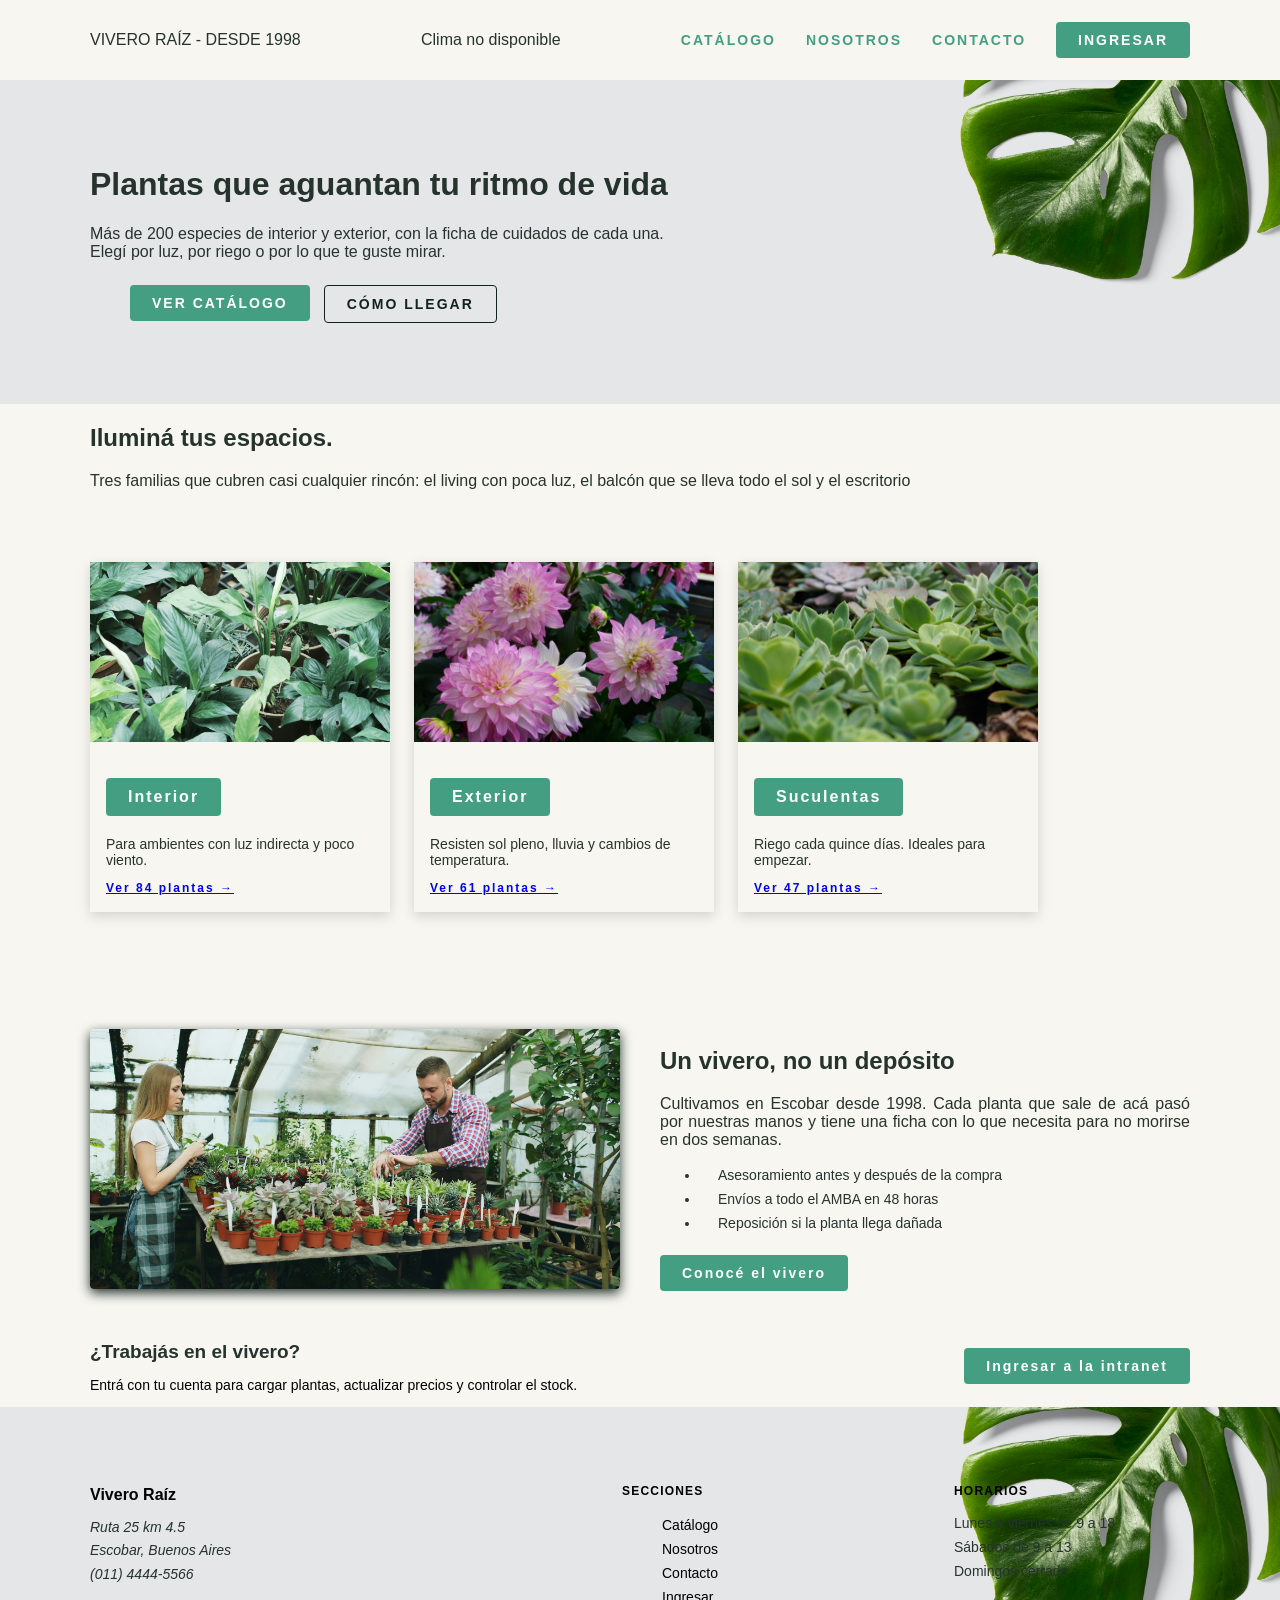
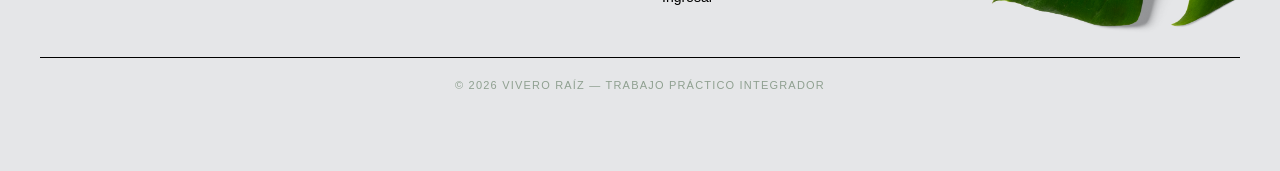
<file: index.html>
<!DOCTYPE html>

<html lang="es">
<head>
    <meta charset="utf-8">
	<meta name="viewport" content="width=device-width, initial-scale=1.0"> 
    <title>Inicio - Vivero Raíz</title>
    <link rel="stylesheet" href="./css/estilos.css">
    <script src="./js/clima.js" defer></script>
</head>
<body>
   
<header>

    <p>VIVERO RAÍZ - DESDE 1998</p>
    <p id="clima" class="clima">Cargando clima...</p>

    <nav class="menu-navegacion">  
        
            <a class="boton-comun" href="catalogo.html">CATÁLOGO</a>
            <a class="boton-comun" href="nosotros.html">NOSOTROS</a>
            <a class="boton-comun" href="contacto.html">CONTACTO</a>
            <a class="boton-ingresar" href="login.html">INGRESAR</a>
    </nav>

</header> 

<main>
<div class="principal">
<div class="contenedor">
    <h1>Plantas que aguantan tu ritmo de vida</h1>
     <p>Más de 200 especies de interior y exterior, con la ficha de cuidados de cada una. Elegí
     por luz, por riego o por lo que te guste mirar.</p>
        <ul class="botones-a">
            <li><a class="boton-b boton-b-lleno" href="catalogo.html">VER CATÁLOGO</a></li>
            <li><a class="boton-b boton-b-borde" href="contacto.html">CÓMO LLEGAR</a></li>
        </ul>
</div>
</div>

<section class="categorias">

<div class="contenedor">

<h2>Iluminá tus espacios.</h2>
<p> Tres familias que cubren casi cualquier rincón: el living con poca luz, el balcón
que se lleva todo el sol y el escritorio </p> 
<div class="categorias-grid">
  
          <article>
            <img src="img/interior.jpg" alt="Planta de interior en maceta de terracota">
            <div class="info">
              <h3 class="boton-b boton-b-lleno"> Interior</h3>
              <p>Para ambientes con luz indirecta y poco viento.</p>
              <a href="catalogo.html?categoria=interior" class="ver-mas">Ver 84 plantas →</a>
            </div>
          </article>

          <article>
            <img src="img/ext.jpg" alt="Planta de exterior en maceta gris">
            <div class="info">
              <h3 class="boton-b boton-b-lleno">Exterior</h3>
              <p>Resisten sol pleno, lluvia y cambios de temperatura.</p>
              <a href="catalogo.html?categoria=exterior" class="ver-mas">Ver 61 plantas →</a>
            </div>
          </article>

          <article>
            <img src="img/sucu.jpg" alt="Suculenta redonda en maceta gris">
            <div class="info">
              <h3 class="boton-b boton-b-lleno">Suculentas</h3>
              <p>Riego cada quince días. Ideales para empezar.</p>
              <a href="catalogo.html?categoria=suculentas" class="ver-mas">Ver 47 plantas →</a>
            </div>
          </article>
        </div>
      </div>
    </section>

    <section class="nosotros" id="nosotros">
      <div class="contenedor">
        <div class="contenido">
          <img src="img/somos.jpg" alt="Vista general del vivero">
          <div>
            <h2>Un vivero, no un depósito</h2>
            <p class="texto-justificado">Cultivamos en Escobar desde 1998. Cada planta que sale de acá pasó por nuestras manos y tiene una ficha con lo que necesita para no morirse en dos semanas.</p>
            <ul>
              <li>Asesoramiento antes y después de la compra</li>
              <li>Envíos a todo el AMBA en 48 horas</li>
              <li>Reposición si la planta llega dañada</li>
            </ul>
            <a href="contacto.html" class=boton-ingresar>Conocé el vivero</a>
          </div>
        </div>
      </div>
    </section>

    <section class="cta-intranet">
      <div class="contenedor">
        <div>
          <h2>¿Trabajás en el vivero?</h2>
          <p>Entrá con tu cuenta para cargar plantas, actualizar precios y controlar el stock.</p>
        </div>
        <a class="boton-b boton-b-lleno" href="login.html">Ingresar a la intranet</a>
      </div>
    </section>

  </main>

  <footer>
    <div class="contenedor">
      <div>
        <h2>Vivero Raíz</h2>
        <address>
          Ruta 25 km 4.5<br>
          Escobar, Buenos Aires<br>
          (011) 4444-5566
        </address>
      </div>
      <div>
        <h3>Secciones</h3>
        <ul>
          <li><a href="catalogo.html">Catálogo</a></li>
          <li><a href="index.html#nosotros">Nosotros</a></li>
          <li><a href="contacto.html">Contacto</a></li>
          <li><a href="login.html">Ingresar</a></li>
        </ul>
      </div>
      <div>
        <h3>Horarios</h3>
        <p>Lunes a viernes de 9 a 18<br>
        Sábados de 9 a 13<br>
        Domingos cerrado</p>
      </div>
    </div>
    <p class="copyright">© 2026 Vivero Raíz — Trabajo Práctico Integrador</p>
  </footer>


</body>
</html>
</file>
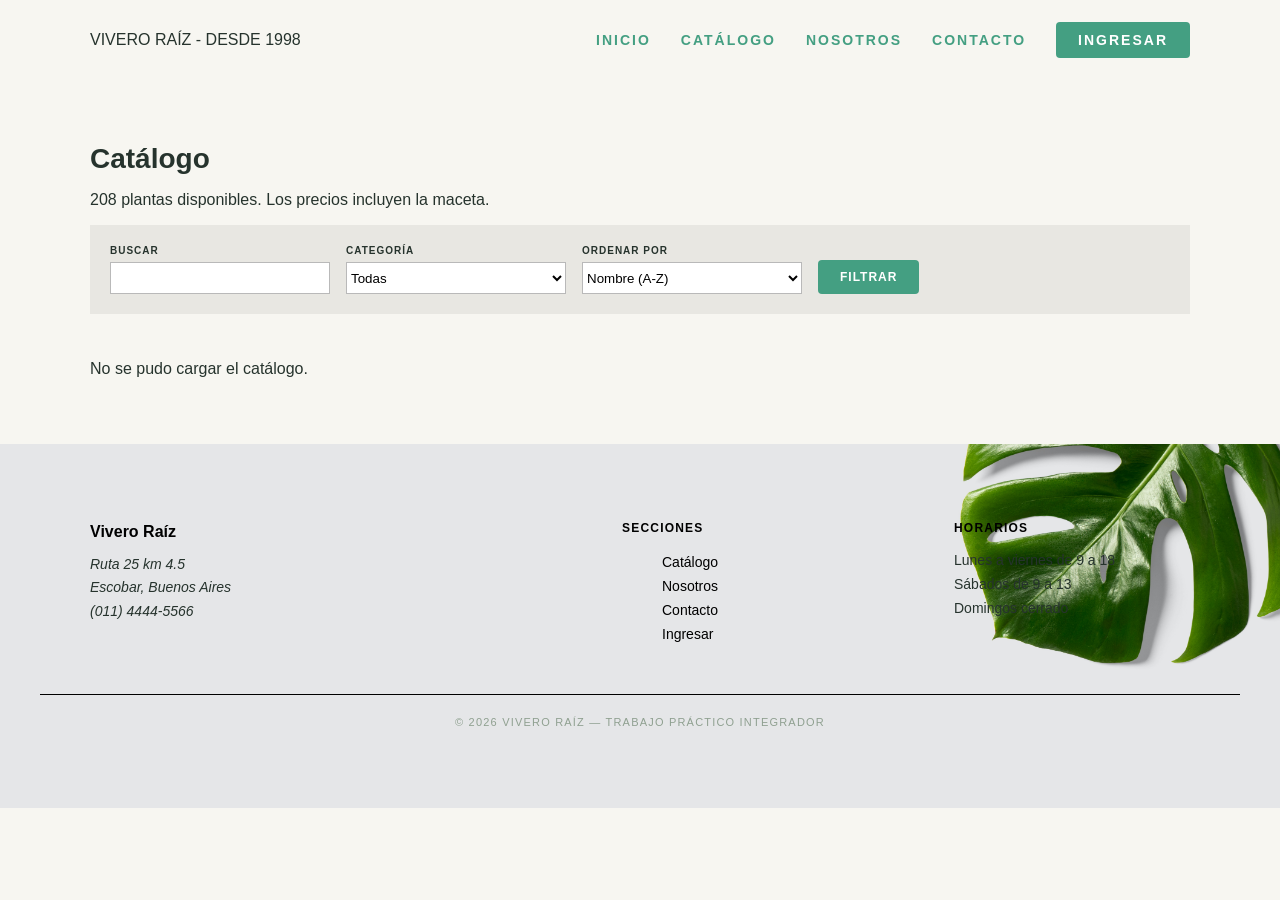
<file: catalogo.html>
<!DOCTYPE html>

<html lang="es">
<head>
    <meta charset="utf-8">
	<meta name="viewport" content="width=device-width, initial-scale=1.0"> 
    <title>Catálogo - Vivero Raíz</title>
    <link rel="stylesheet" href="./css/estilos.css">
</head>
  
<body>

<header>

    <p>VIVERO RAÍZ - DESDE 1998</p>

    <nav class="menu-navegacion">  
      <span id="saludo-usuario"></span>
      <a href="#" id="cerrar-sesion" class="boton-ingresar">
    CERRAR SESIÓN
      </a>

            <a class="boton-comun" href="index.html">INICIO</a>
            <a class="boton-comun" href="catalogo.html">CATÁLOGO</a>
            <a class="boton-comun" href="nosotros.html">NOSOTROS</a>
            <a class="boton-comun" href="contacto.html">CONTACTO</a>
            <a class="boton-ingresar" href="login.html">INGRESAR</a>
    </nav>
</header> 

<main> 

<section class="catalogo">

<div class="contenedor">

<h1>Catálogo</h1>
<p> 208 plantas disponibles. Los precios incluyen la maceta.</p> 

<div class="filtros">
    <div>
        <label for="buscar">BUSCAR</label>
        <input type="text" id="buscar" placeholder="">
    </div>

<div>
  <label for="categoria">CATEGORÍA</label>
  <select id="categoria">
  <option>Todas</option>
  <option>Interior</option>
  <option>Exterior</option>
  <option>Suculentas</option>
  <option>Aromáticas</option>
  </select>
</div>

<div>
 <label for="ordenar">ORDENAR POR</label>
 <select id="ordenar">
 <option>Nombre (A-Z)</option>
 <option>Nombre (Z-A)</option>
 <option>Precio menor</option>
 <option>Precio mayor</option>
 </select>
</div>

<div class="contenedor-boton-filtro">
<button type="button">FILTRAR</button>
</div>
 </div>

<div class="productos-grid" id="productos-grid">
    
</div>

      </div>
    </section>
    

  </main>

  <footer>
    <div class="contenedor">
      <div>
        <h2>Vivero Raíz</h2>
        <address>
          Ruta 25 km 4.5<br>
          Escobar, Buenos Aires<br>
          (011) 4444-5566
        </address>
      </div>
      <div>
        <h3>Secciones</h3>
        <ul>
          <li><a href="catalogo.html">Catálogo</a></li>
          <li><a href="nosotros.html">Nosotros</a></li>
          <li><a href="contacto.html">Contacto</a></li>
          <li><a href="login.html">Ingresar</a></li>
        </ul>
      </div>
      <div>
        <h3>Horarios</h3>
        <p>Lunes a viernes de 9 a 18<br>
        Sábados de 9 a 13<br>
        Domingos cerrado</p>
      </div>
    </div>
    <p class="copyright">© 2026 Vivero Raíz — Trabajo Práctico Integrador</p>
  </footer>
  <script src="./js/datos.js"></script>
  <script src="./js/catalogo.js"></script>
  <script src="./js/sesion.js"></script>
</body>
</html>
</file>
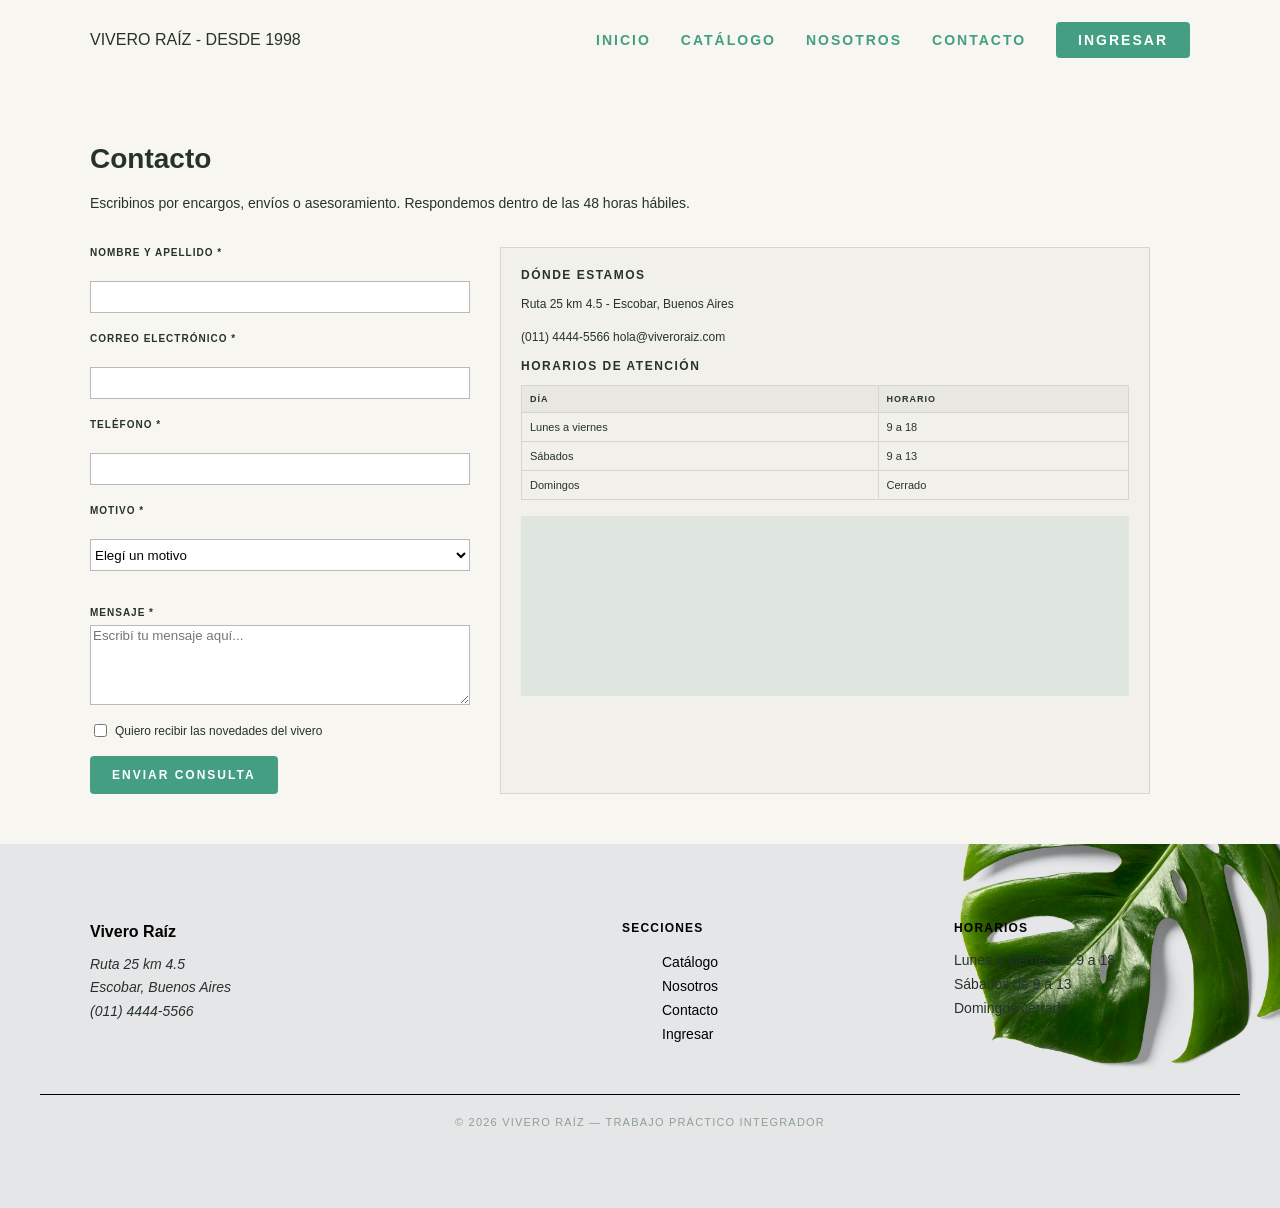
<file: contacto.html>
<!DOCTYPE html>

<html lang="es">
<head>
    <meta charset="utf-8">
	<meta name="viewport" content="width=device-width, initial-scale=1.0"> 
    <title>Contacto - Vivero Raíz</title>
    <link rel="stylesheet" href="./css/estilos.css">
</head>

<script src="./js/datos.js"></script>
<script src="./js/catalogo.js"></script>

<body>
   
<header>

    <p>VIVERO RAÍZ - DESDE 1998</p>

    <nav class="menu-navegacion">  
            <a class="boton-comun" href="index.html">INICIO</a>
            <a class="boton-comun" href="catalogo.html">CATÁLOGO</a>
            <a class="boton-comun" href="nosotros.html">NOSOTROS</a>
            <a class="boton-comun" href="contacto.html">CONTACTO</a>
            <a class="boton-ingresar" href="login.html">INGRESAR</a>
    </nav>

</header> 

<main>

<section class="contacto">
<div class="contenedor">
<h1>Contacto</h1>
<p class="descripcion-contacto"> 
  Escribinos por encargos, envíos o asesoramiento. Respondemos dentro de las 48 horas hábiles.
</p>       

<div class="contacto-grid">

<form>
 
   <div class="formulario-grid">
        <label for="nombre">NOMBRE Y APELLIDO *</label>
        <input type="text" id="nombre" name="nombre" placeholder="">
    </div>

    <div class="formulario-grid">
        <label for="correo">CORREO ELECTRÓNICO *</label>
        <input type="email" id="correo" name="correo" placeholder="">
    </div>

    <div class="formulario-grid">
        <label for="telefono">TELÉFONO *</label>
        <input type="tel" id="telefono" name="telefono" placeholder="">
    </div>

   
 <div class="formulario-grid">
        <label for="motivo">MOTIVO *</label>
        <select id="motivo" name="motivo">
                <option>Elegí un motivo</option>
                <option>Consulta</option>
                <option>Presupuesto</option>
                <option>Otros</option>
        </select>
    </div>

     <div class="campo-mensaje">
        <label for="mensaje">MENSAJE *</label>
        <textarea name="mensaje" id="mensaje" cols="30" rows="10" maxlength="100" placeholder="Escribí tu mensaje aquí..."></textarea>   
      </div>
    
    <div class="check-novedades">
        <input type="checkbox" id="novedades" name="novedades" value="si">
        <label for="novedades">Quiero recibir las novedades del vivero</label>
    </div>
    
<button type="submit" class="boton-enviar">ENVIAR CONSULTA</button>

</form>
 
<aside class="informacion-contacto">
<h2>DÓNDE ESTAMOS</h2>
<p>Ruta 25 km 4.5 - Escobar, Buenos Aires</p>
<p>(011) 4444-5566 hola@viveroraiz.com</p>

<h2>HORARIOS DE ATENCIÓN</h2>

<table>
  <thead>
    <tr>
      <th>DÍA</th>
      <th>HORARIO</th>
    </tr>
  </thead>

  <tbody>
    <tr>
      <td>Lunes a viernes</td>
      <td>9 a 18</td>
    </tr>

    <tr>
      <td>Sábados</td>
      <td>9 a 13</td>
    </tr>

    <tr>
      <td>Domingos</td>
      <td>Cerrado</td>
    </tr>

</tbody>

</table>

  <div class="mapa">
    <iframe src="https://www.google.com/maps/embed?pb=!1m18!1m12!1m3!1d3293.6320022315513!2d-58.80348362446947!3d-34.359842673042685!2m3!1f0!2f0!3f0!3m2!1i1024!2i768!4f13.1!3m3!1m2!1s0x95bb5d85f80f2727%3A0x240f9a5a292e1f4d!2sRuta%2025%2C%20Provincia%20de%20Buenos%20Aires!5e0!3m2!1ses-419!2sar!4v1791157127795!5m2!1ses-419!2sar" 
    width="1500" height="145" allowfullscreen="" loading="lazy" referrerpolicy="strict-origin-when-cross-origin"></iframe>

  </div>

</aside>
 
</div>

  </div>

 </section>

  </main>

  <footer>
    <div class="contenedor">
      <div>
        <h2>Vivero Raíz</h2>
        <address>
          Ruta 25 km 4.5<br>
          Escobar, Buenos Aires<br>
          (011) 4444-5566
        </address>
      </div>
      <div>
        <h3>Secciones</h3>
        <ul>
          <li><a href="catalogo.html">Catálogo</a></li>
          <li><a href="index.html#nosotros">Nosotros</a></li>
          <li><a href="contacto.html">Contacto</a></li>
          <li><a href="login.html">Ingresar</a></li>
        </ul>
      </div>
      <div>
        <h3>Horarios</h3>
        <p>Lunes a viernes de 9 a 18<br>
        Sábados de 9 a 13<br>
        Domingos cerrado</p>
      </div>
    </div>
    <p class="copyright">© 2026 Vivero Raíz — Trabajo Práctico Integrador</p>
  </footer>


</body>
</html>
</file>
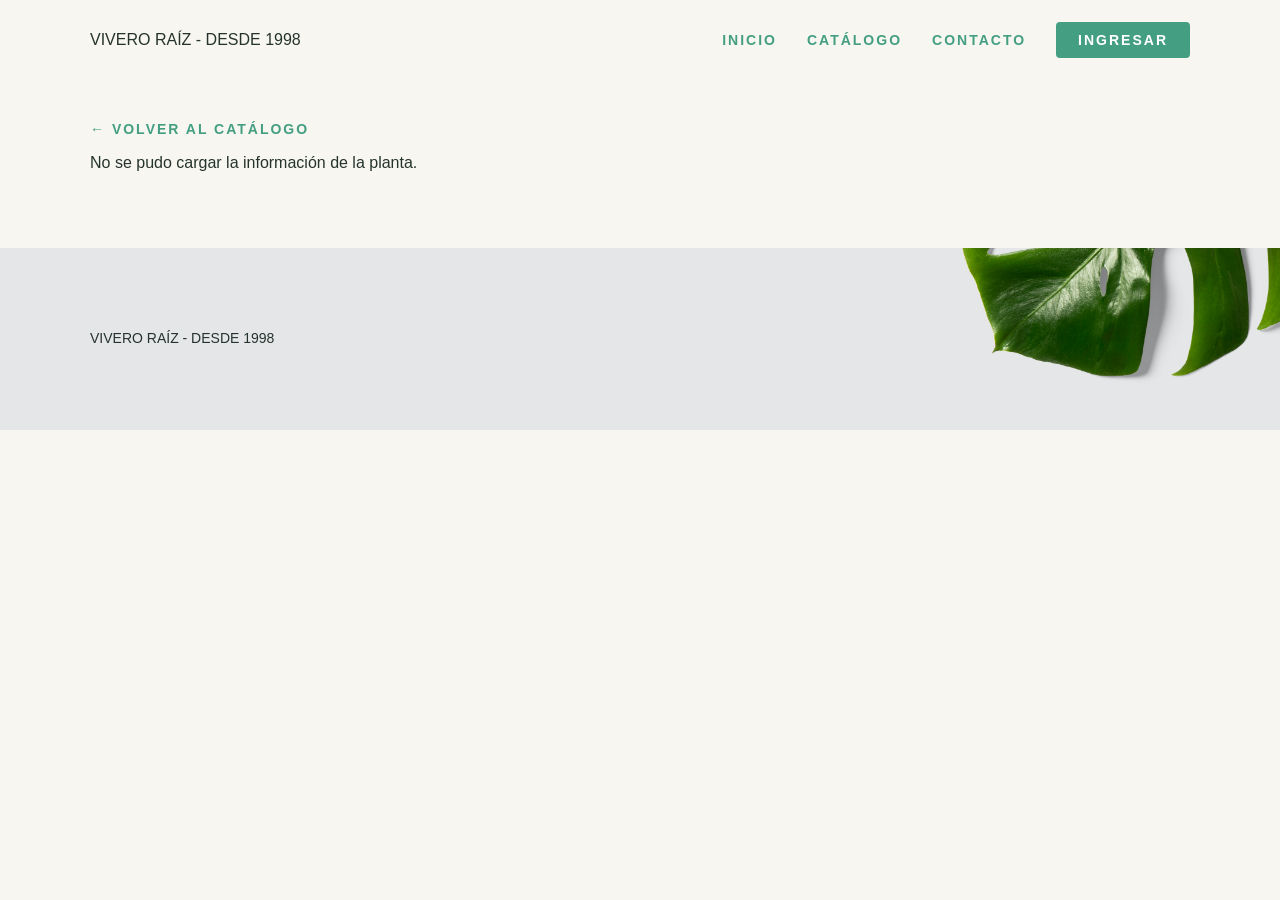
<file: ficha.html>
<!DOCTYPE html>
<html lang="es">

<head>
    <meta charset="utf-8">
    <meta name="viewport" content="width=device-width, initial-scale=1.0">
    <title>Ficha de planta - Vivero Raíz</title>
    <link rel="stylesheet" href="./css/estilos.css">
</head>

<body>

<header>
    <p>VIVERO RAÍZ - DESDE 1998</p>

    <nav class="menu-navegacion">
        <a href="index.html" class="boton-comun">INICIO</a>
        <a href="catalogo.html" class="boton-comun">CATÁLOGO</a>
        <a href="contacto.html" class="boton-comun">CONTACTO</a>
        <a href="login.html" class="boton-ingresar">INGRESAR</a>
    </nav>
</header>

<main class="contenedor ficha-planta">

    <a href="catalogo.html" class="boton-comun">
        ← VOLVER AL CATÁLOGO
    </a>

    <div id="detalle-planta">
        <p>Cargando información...</p>
    </div>

</main>

<footer>
    <div class="contenedor">
        <p>VIVERO RAÍZ - DESDE 1998</p>
    </div>
</footer>

<script src="./js/datos.js"></script>
<script src="./js/ficha.js"></script>

</body>
</html>
</file>
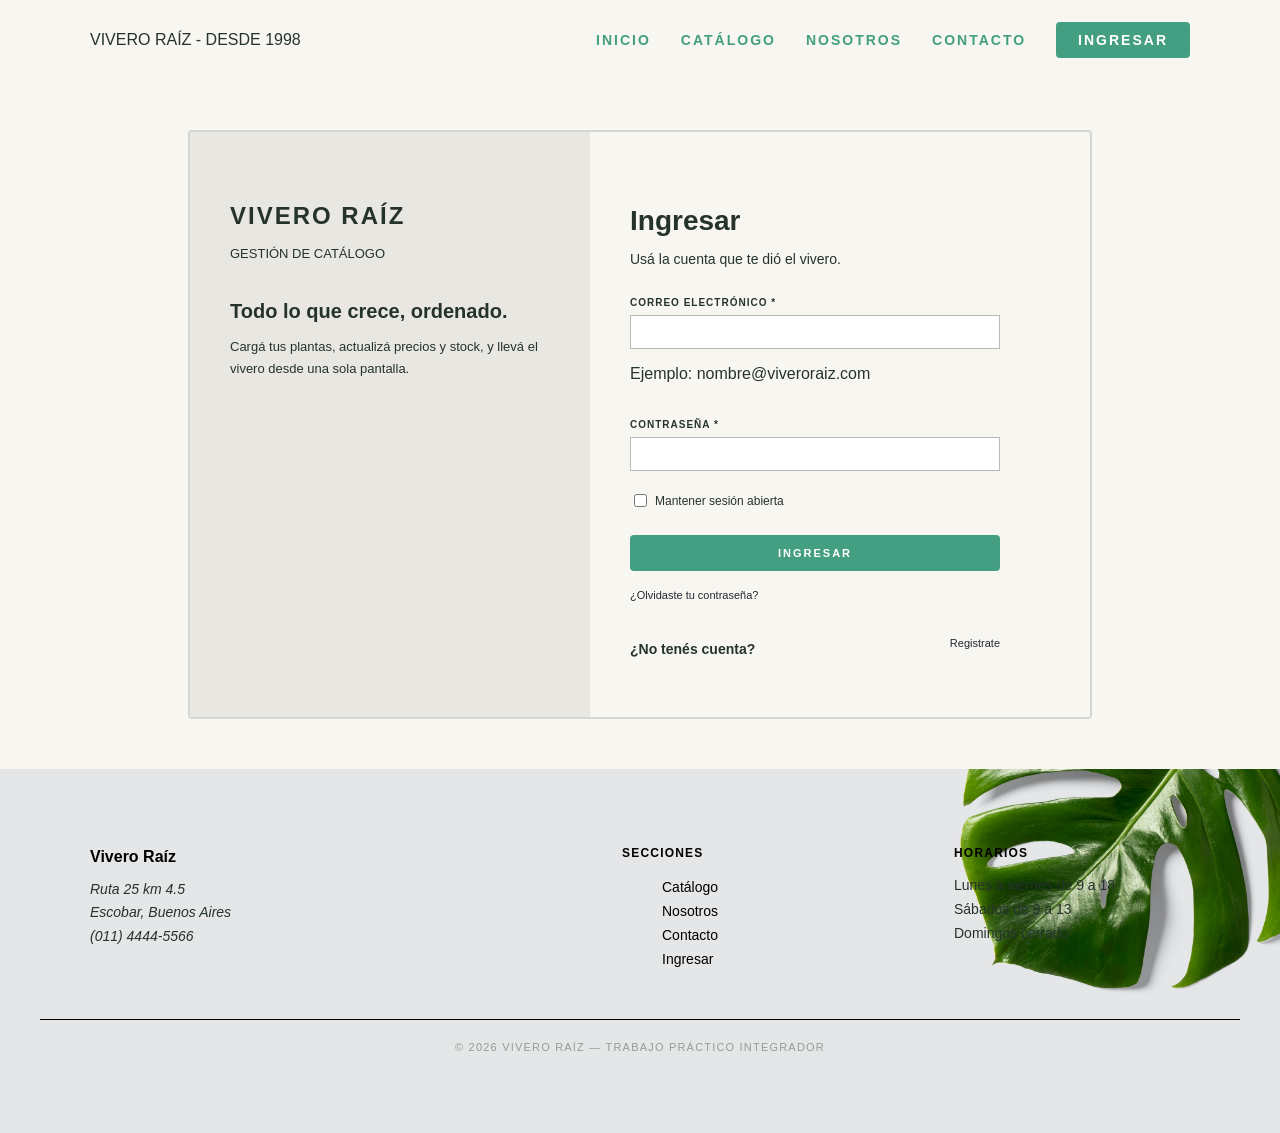
<file: login.html>
<!DOCTYPE html>

<html lang="es">
<head>
    <meta charset="utf-8">
	<meta name="viewport" content="width=device-width, initial-scale=1.0"> 
    <title>Loguin - Vivero Raíz</title>
    <link rel="stylesheet" href="./css/estilos.css">
</head>
<body>
   
<header>

    <p>VIVERO RAÍZ - DESDE 1998</p>

    <nav class="menu-navegacion">  
        <a class="boton-comun" href="index.html">INICIO</a>
        <a class="boton-comun" href="catalogo.html">CATÁLOGO</a>
        <a class="boton-comun" href="nosotros.html">NOSOTROS</a>
        <a class="boton-comun" href="contacto.html">CONTACTO</a>
        <a class="boton-ingresar" href="login.html">INGRESAR</a>
    </nav>

</header> 

<main>

<section class="login" >

    
<div class="login-presentacion">

  <h1>VIVERO RAÍZ</h1>
  <p>GESTIÓN DE CATÁLOGO</p>  

  <h2>Todo lo que crece, ordenado.</h2>
  <p class="descripcion-presentacion">Cargá tus plantas, actualizá precios y stock, y llevá el vivero desde una sola pantalla.</p>

</div>


<div class="login-formulario">
<h1>Ingresar</h1>

<p class="descripcion-login"> 
  Usá la cuenta que te dió el vivero.
</p>       

<form id="form-login">
 
    <div class="campo-login">
        <label for="correo">CORREO ELECTRÓNICO *</label>
        <input type="email"id="correo" name="correo">
        <p>Ejemplo: nombre@viveroraiz.com</p>
    </div>

    <div class="campo-login">
        <label for="contrasena">CONTRASEÑA *</label>
        <input type="password" id="contrasena" name="contrasena">
    </div>
    
    <div class="check-novedades">
        <input type="checkbox" id="sesion" name="sesion" value="si">
        <label for="sesion">Mantener sesión abierta</label>
    </div>
    
<button type="submit" class="boton-login">INGRESAR</button>

<p id="mensaje-error"></p>
<a href="#" class="reset-pass">¿Olvidaste tu contraseña?</a>

<div class="contenedor-flex">
<h2>¿No tenés cuenta?</h2>
<a href="registro.html" class="reset-pass">Registrate</a>
</div>

</form>
 
</div>


 </section>

  </main>

<footer>
  <div class="contenedor">
    <div>
      <h2>Vivero Raíz</h2>
      <address>Ruta 25 km 4.5<br>Escobar, Buenos Aires<br>(011) 4444-5566</address>
    </div>
    <div>
      <h3>Secciones</h3>
      <ul>
        <li><a href="catalogo.html">Catálogo</a></li>
        <li><a href="nosotros.html">Nosotros</a></li>
        <li><a href="contacto.html">Contacto</a></li>
        <li><a href="login.html">Ingresar</a></li>
      </ul>
    </div>
    <div>
      <h3>Horarios</h3>
      <p>Lunes a viernes de 9 a 18<br>Sábados de 9 a 13<br>Domingos cerrado</p>
    </div>
  </div>
  <p class="copyright">© 2026 Vivero Raíz — Trabajo Práctico Integrador</p>
</footer>
<script src="./js/login.js"></script>
</body>
</html>
</file>
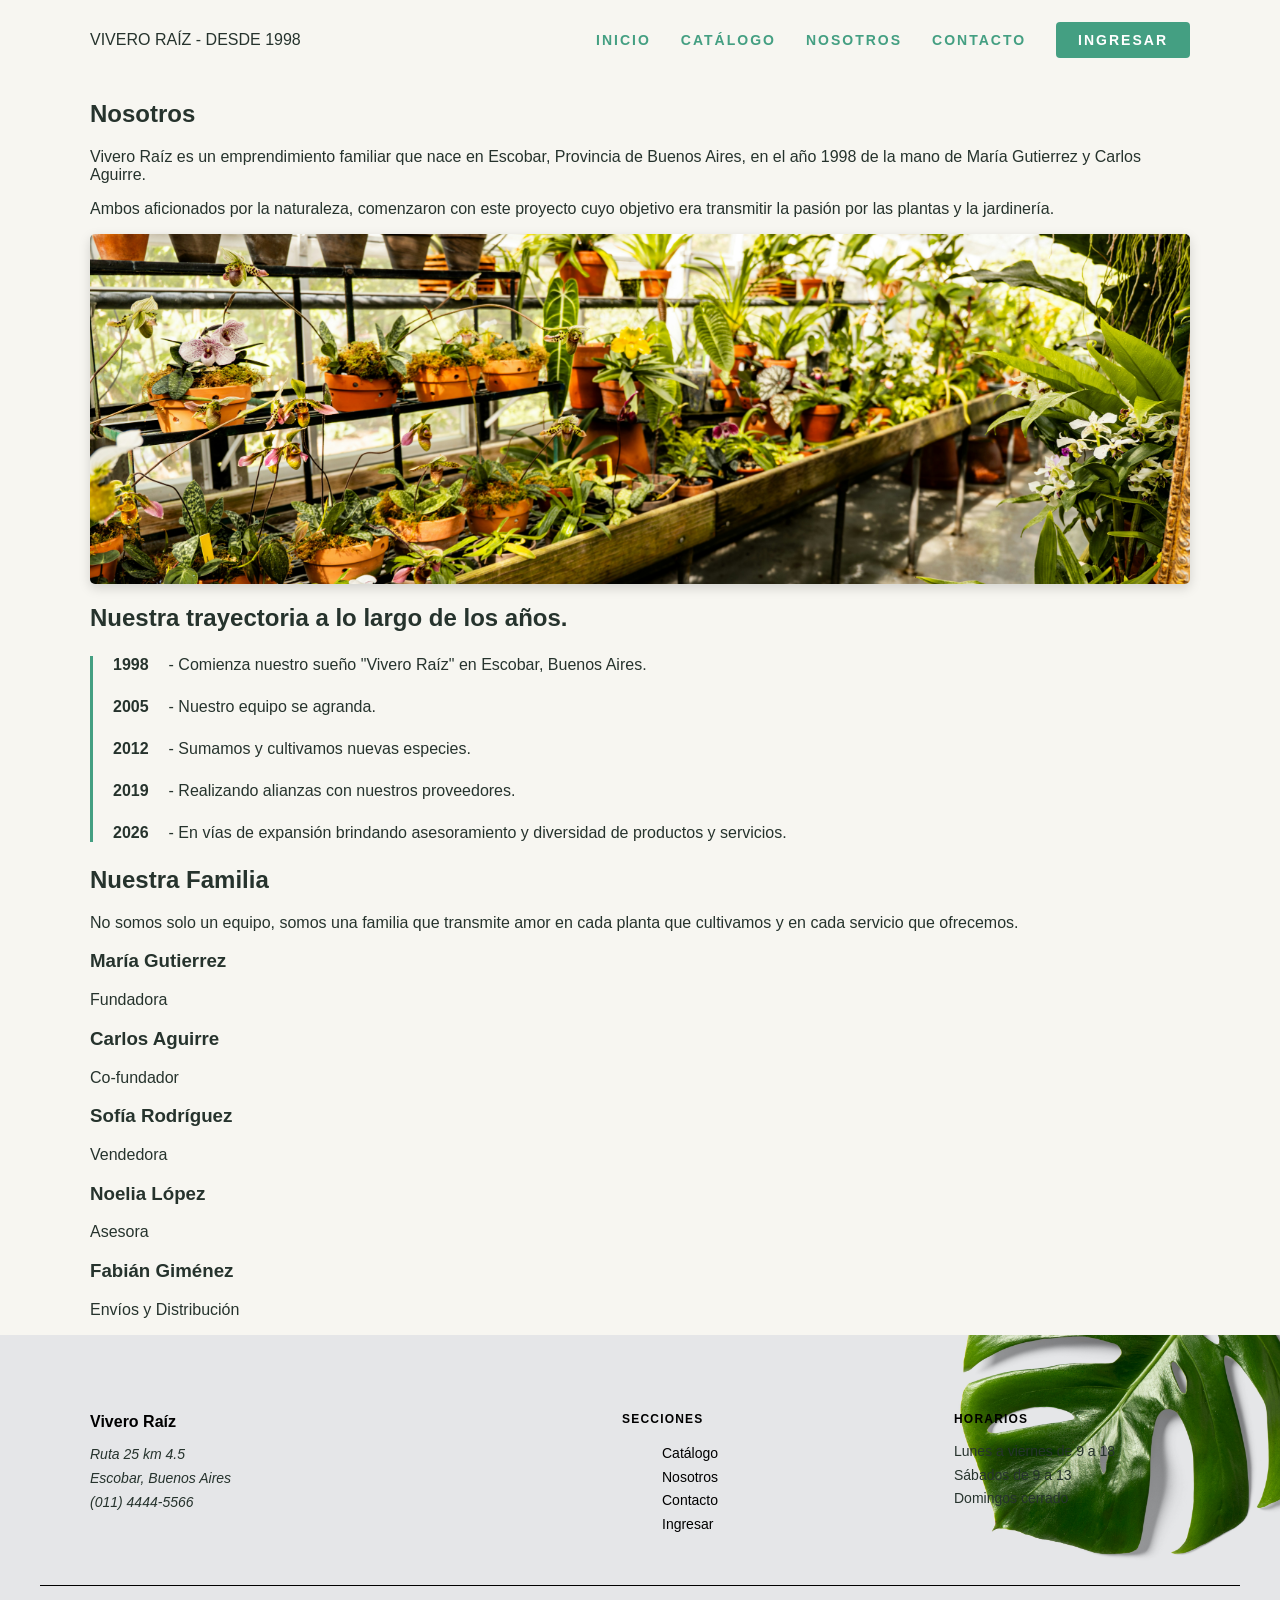
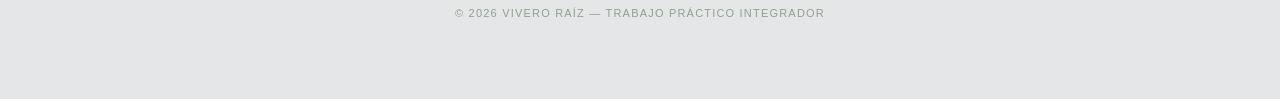
<file: nosotros.html>
<!DOCTYPE html>
<html lang="es">
<head>
    <meta charset="utf-8">
    <meta name="viewport" content="width=device-width, initial-scale=1.0">
    <title>Nosotros - Vivero Raíz</title>
    <link rel="stylesheet" href="./css/estilos.css">
</head>
<body>
<header>
    <p>VIVERO RAÍZ - DESDE 1998</p>
    <nav class="menu-navegacion">
        <a class="boton-comun" href="index.html">INICIO</a>
        <a class="boton-comun" href="catalogo.html">CATÁLOGO</a>
        <a class="boton-comun" href="nosotros.html">NOSOTROS</a>
        <a class="boton-comun" href="contacto.html">CONTACTO</a>
        <a class="boton-ingresar" href="login.html">INGRESAR</a>
    </nav>
</header>
<main>
<section class="nosotros">
  <div class="contenedor">
    <h1>Nosotros</h1>
    <p>Vivero Raíz es un emprendimiento familiar que nace en Escobar, Provincia de Buenos Aires, en el año 1998 de la mano de María Gutierrez y Carlos Aguirre.</p>
    <p>Ambos aficionados por la naturaleza, comenzaron con este proyecto cuyo objetivo era transmitir la pasión por las plantas y la jardinería.</p>
    <img src="img/nosotros.jpg" alt="Vista general del vivero con filas de plantas">
  </div>
</section>
<section class="trayectoria">
  <div class="contenedor">
    <h2>Nuestra trayectoria a lo largo de los años.</h2>
    <ol>
      <li><strong>1998</strong> - Comienza nuestro sueño "Vivero Raíz" en Escobar, Buenos Aires.</li>
      <li><strong>2005</strong> - Nuestro equipo se agranda.</li>
      <li><strong>2012</strong> - Sumamos y cultivamos nuevas especies.</li>
      <li><strong>2019</strong> - Realizando alianzas con nuestros proveedores.</li>
      <li><strong>2026</strong> - En vías de expansión brindando asesoramiento y diversidad de productos y servicios.</li>
    </ol>
  </div>
</section>
<section class="familia">
  <div class="contenedor">
    <h2>Nuestra Familia</h2>
    <p>No somos solo un equipo, somos una familia que transmite amor en cada planta que cultivamos y en cada servicio que ofrecemos.</p>
    <div class="familia-grid">
      <article class="staff"><h3>María Gutierrez</h3><p >Fundadora</p></article>
      <article class="staff"><h3>Carlos Aguirre</h3><p>Co-fundador</p></article>
      <article class="staff"><h3>Sofía Rodríguez</h3><p >Vendedora</p></article>
      <article class="staff"><h3>Noelia López</h3><p >Asesora</p></article>
      <article class="staff"><h3>Fabián Giménez</h3><p>Envíos y Distribución</p></article>
    </div>
  </div>
</section>
</main>
<footer>
  <div class="contenedor">
    <div><h2>Vivero Raíz</h2><address>Ruta 25 km 4.5<br>Escobar, Buenos Aires<br>(011) 4444-5566</address></div>
    <div><h3>Secciones</h3><ul><li><a href="catalogo.html">Catálogo</a></li><li><a href="nosotros.html">Nosotros</a></li><li><a href="contacto.html">Contacto</a></li><li><a href="login.html">Ingresar</a></li></ul></div>
    <div><h3>Horarios</h3><p>Lunes a viernes de 9 a 18<br>Sábados de 9 a 13<br>Domingos cerrado</p></div>
  </div>
  <p class="copyright">© 2026 Vivero Raíz — Trabajo Práctico Integrador</p>
</footer>
</body>
</html>
</file>
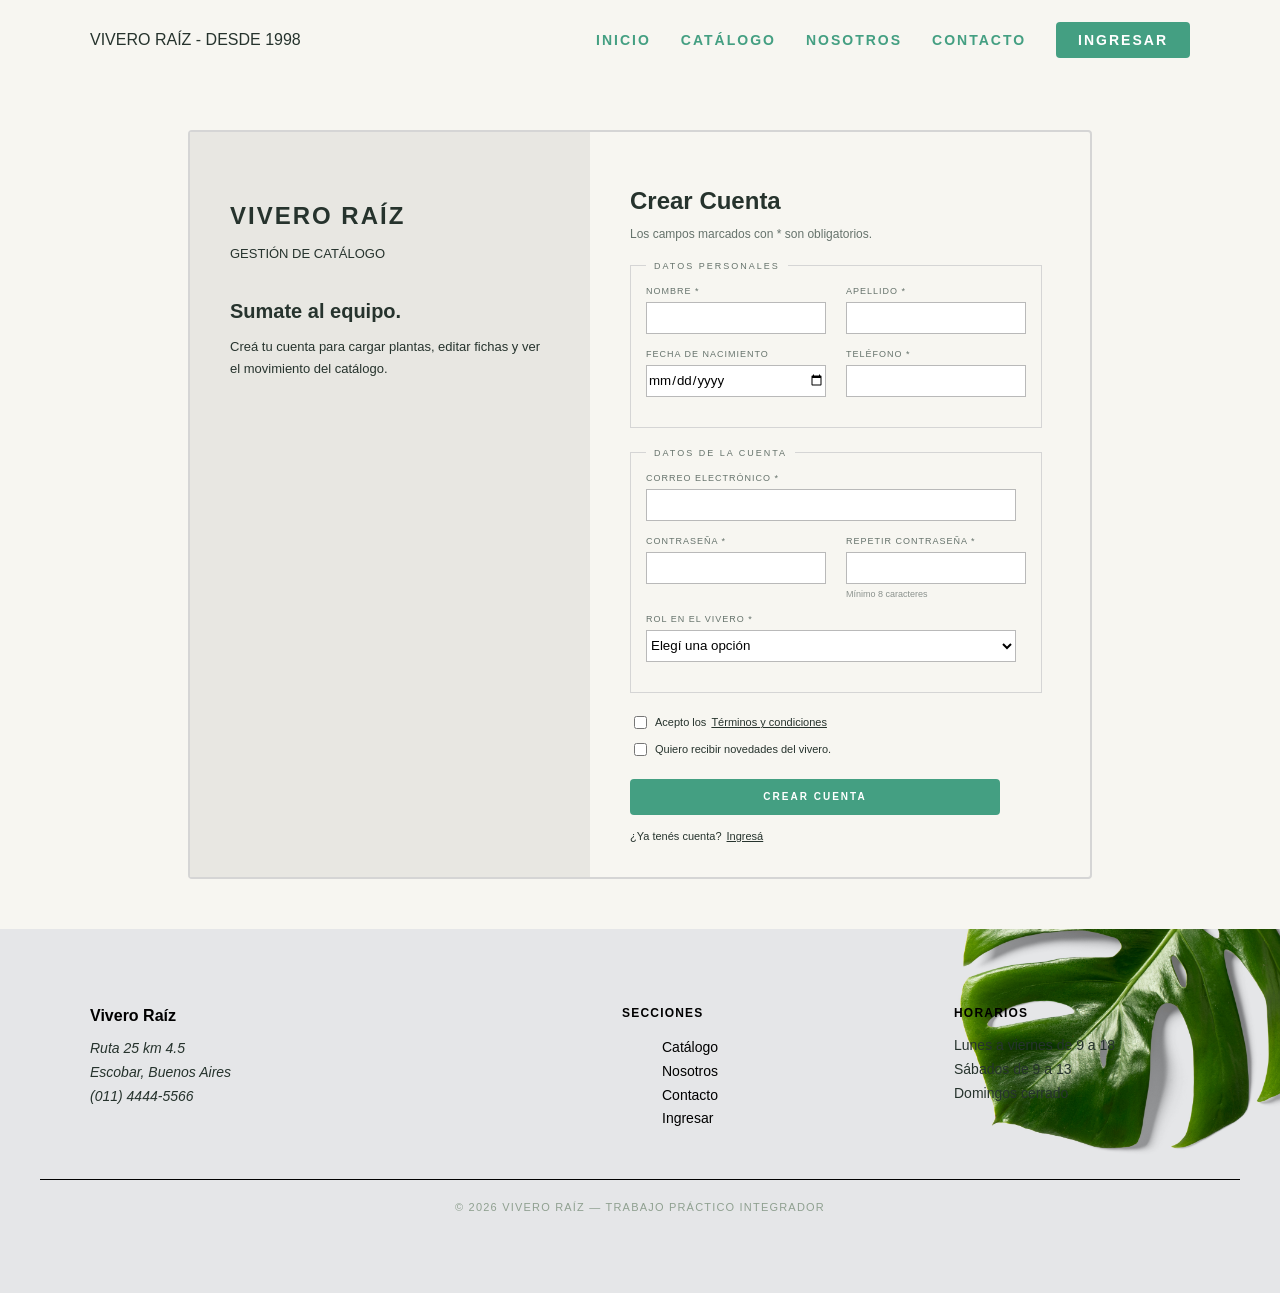
<file: registro.html>
<!DOCTYPE html>

<html lang="es">
<head>
    <meta charset="utf-8">
	<meta name="viewport" content="width=device-width, initial-scale=1.0"> 
    <title>Registro - Vivero Raíz</title>
    <link rel="stylesheet" href="./css/estilos.css">
</head>
<body>
   
<header>

    <p>VIVERO RAÍZ - DESDE 1998</p>

    <nav class="menu-navegacion">
        <a class="boton-comun" href="index.html">INICIO</a> 
        <a class="boton-comun" href="catalogo.html">CATÁLOGO</a>
        <a class="boton-comun" href="nosotros.html">NOSOTROS</a>
        <a class="boton-comun" href="contacto.html">CONTACTO</a>
        <a class="boton-ingresar" href="login.html">INGRESAR</a>
    </nav>

</header> 

<main>

<section class="login" >
 
<div class="login-presentacion">

  <h1>VIVERO RAÍZ</h1>
  <p>GESTIÓN DE CATÁLOGO</p>  

  <h2>Sumate al equipo.</h2>
  <p class="descripcion-presentacion">Creá tu cuenta para cargar plantas, editar fichas y ver el movimiento del catálogo.</p>

</div>

<div class="registro-formulario">
<h1>Crear Cuenta</h1>

<p class="descripcion-login"> 
  Los campos marcados con * son obligatorios.
</p>       

<form>

<fieldset>

  <legend>DATOS PERSONALES</legend>

<div class="fila-registro">
    <div class="campo-registro">
        <label for="nombre">NOMBRE *</label>
        <input type="text" id="nombre" name="nombre" placeholder="">
    </div>

    <div class="campo-registro">
        <label for="apellido">APELLIDO *</label>
        <input type="text" id="apellido" name="apellido" placeholder="">
    </div>
</div>

<div class="fila-registro">
    <div class="campo-registro">
        <label for="fecha">FECHA DE NACIMIENTO</label>
        <input type="date" id="fecha" name="fecha" placeholder="">
    </div>

    <div class="campo-registro">
        <label for="telefono">TELÉFONO *</label>
        <input type="tel" id="telefono" name="telefono" placeholder="">
    </div>
</div>

</fieldset>

<fieldset>

    <legend>DATOS DE LA CUENTA</legend>
    <div class="campo-registro campo-ancho">
        <label for="correo">CORREO ELECTRÓNICO *</label>
        <input type="email"id="correo" name="correo" placeholder="">
    </div>

    <div class="fila-registro">
    <div class="campo-registro">
        <label for="contrasena">CONTRASEÑA *</label>
        <input type="password" id="contrasena" name="contrasena">
    </div>

     <div class="campo-registro">
        <label for="repetir-contrasena">REPETIR CONTRASEÑA *</label>
        <input type="password" id="repetir-contrasena" name="repetir_contrasena">
        <p class="ayuda-registro">Mínimo 8 caracteres</p>
    </div>

    </div>

    <div class="campo-registro campo-ancho">
        <label for="rol">ROL EN EL VIVERO *</label>
        <select id="rol" name="rol">
                <option>Elegí una opción</option>
                <option>Staff</option>
                <option>Supervisor</option>
                <option>Otros</option>
        </select>
    </div>

    </fieldset>

<div class="opciones-registro">
 <div class="check-registro">
    <input type="checkbox" id="terminos" name="terminos" value="si">
    <label for="terminos">Acepto los</label>
    <a href="#" class="enlace-registro">Términos y condiciones</a>          
</div>  

<div class="check-registro">
    <input type="checkbox" id="novedades" name="novedades" value="si">
    <label for="novedades">Quiero recibir novedades del vivero.</label>
</div>
</div>

<button type="submit" class="boton-registro">CREAR CUENTA</button>

<div class="ingreso-registro">
<p>¿Ya tenés cuenta?</p>
<a href="login.html" class="enlace-registro">Ingresá</a>
</div>

</form>
 
</div>

 </section>

  </main>

<footer>
  <div class="contenedor">
    <div><h2>Vivero Raíz</h2><address>Ruta 25 km 4.5<br>Escobar, Buenos Aires<br>(011) 4444-5566</address></div>
    <div><h3>Secciones</h3><ul><li><a href="catalogo.html">Catálogo</a></li><li><a href="nosotros.html">Nosotros</a></li><li><a href="contacto.html">Contacto</a></li><li><a href="login.html">Ingresar</a></li></ul></div>
    <div><h3>Horarios</h3><p>Lunes a viernes de 9 a 18<br>Sábados de 9 a 13<br>Domingos cerrado</p></div>
  </div>
  <p class="copyright">© 2026 Vivero Raíz — Trabajo Práctico Integrador</p>
</footer>

</body>
</html>
</file>
<file: css/estilos.css>
/* INDEX */
body {
    margin: 0;
    background-color: #F7F6F1;
    color: #26332D;
    font-family: Arial, sans-serif;
}

.contenedor {
    max-width: 1100px;
    margin: 0 auto;
}

header {
    max-width: 1100px;
    margin: 0 auto;
    display: flex;
    align-items: center;
    justify-content: space-between;
    padding: 15px 0;
}

.menu-navegacion {
    display: flex;
    align-items: center;
    gap: 30px;
}
 
.boton-comun {
    text-decoration: none;
    color: #449f82;          
    font-size: 14px;
    letter-spacing: 2px;
    font-weight: bold;    
}

.boton-ingresar {
    text-decoration: none;
    color: #ffffff;
    background-color: #449f82;
    padding: 10px 22px;
    font-size: 14px;
    letter-spacing: 2px;
    font-weight: bold;
    display: inline-block; 
    border-radius: 4px; 
}

.principal {
    background-image: url('../img/back3.jpg');
    background-size: cover;
    background-position: center;
    background-repeat: no-repeat;
    padding: 65px 40px;
}

.principal p {
    margin-bottom: 24px;
    max-width: 600px;
}

.botones-a {
    display: flex;
    gap: 14px;
    list-style: none; 
    border-radius: 4px;  
}

.boton-b {
    text-decoration: none;
    padding: 10px 22px;
    font-size: 14px;
    letter-spacing: 2px;
    font-weight: bold;
    display: inline-block;
    border-radius: 4px;
}

.boton-b-lleno {
    background-color: #449f82;
    color: #ffffff;
    border-radius: 4px;
}

.boton-b-borde {
    background-color: transparent;
    color: #12221d;
    border: 1px solid #12221d;
    border-radius: 4px;
}

.categorias .contenedor {
  max-width: 1100px;
}

.categorias-grid {
  display: grid;
  grid-template-columns: 300px 300px 300px;
  gap: 24px;
  margin-top: 32px;
  padding: 40px 0 80px;
}

.categorias-grid article img {
  width: 100%;
  height: 180px;
  object-fit: cover;
}

.categorias-grid article {
  box-shadow: 0 4px 12px rgba(0, 0, 0, 0.15);
 
}

.categorias-grid .info {
  padding: 16px;
}

.categorias-grid h3 {
  font-size: 16px;
  margin-bottom: 6px;
}

.categorias-grid p {
  font-size: 14px;
  color: #26332D;
  margin-bottom: 10px;
}

.categorias-grid .ver-mas {
  font-size: 12px;
  font-weight: 700;
  letter-spacing: 2px;
  text-decoration: underline;
}

.nosotros {
  background: #F7F6F1;
}

.nosotros .contenido {
  display: grid;
  grid-template-columns: 530px 530px;
  gap: 40px;
  align-items: center;
  padding: 35px 0
}

.nosotros .contenido img {
  width: 100%;
  height: 260px;
  object-fit: cover;
  box-shadow: 0 4px 12px;
  border-radius: 4px;
}

.texto-justificado {
  text-align: justify;
}

.nosotros ul {
  margin: 18px 0 24px;
}

.nosotros li {
  font-size: 14px;
  margin-bottom: 8px;
  padding-left: 18px;
  position: relative;
}

.cta-intranet .contenedor {
  display: flex;
  align-items: center;
  justify-content: space-between;
  gap: 24px;
  width: 100%;
  flex-wrap: wrap;
}

.cta-intranet h2 {
  font-size: 19px;
  margin-bottom: 4px;
}

.cta-intranet p {
  color: #000000;
  font-size: 14px;
}

footer {
    background-image: url('../img/back3.jpg');
    background-size: cover;
    background-position: center;
    background-repeat: no-repeat;
    padding: 65px 40px;
}

footer .contenedor {
  display: grid;
  grid-template-columns: 500px 300px 300px;
  gap: 32px;
}

footer h2 {
  color: #000000;
  font-size: 16px;
  margin-bottom: 12px;
}

footer h3 {
  color: #000000;
  font-size: 12px;
  letter-spacing: 1.2px;
  text-transform: uppercase;
  margin-bottom: 12px;
}

footer address,
footer p,
footer li {
  font-size: 14px;
  line-height: 1.7;
}

footer ul {
   list-style: none;
}

footer ul li a {
    text-decoration: none;
    color: #000000;
}

footer .copyright {
  text-align: center;
  font-size: 11px;
  letter-spacing: 1.2px;
  text-transform: uppercase;
  color: #8fa090;
  border-top: 1px solid #000000;
  margin-top: 32px;
  padding-top: 18px;
}

/* CATALOGO */

.catalogo {
  padding: 40px 0 50px;
}

.catalogo h1 {
  font-size: 28px;
  margin-bottom: 10px;
}

.filtros {
 background-color: #e8e7e2;
 padding: 20px;
 display: flex;
 align-items: flex-end;
 gap: 16px;
 margin-bottom: 30px;
}

.filtros div {
  display: flex;
  flex-direction: column;
}

.filtros label {
  font-size: 10px;
  font-weight: bold;
  letter-spacing: 1px;
  margin-bottom: 6px;
}

.filtros input,
.filtros select {
  width: 220px;
  height: 32px;
  box-sizing: border-box;
  border: 1px solid #b9b9b9;
  background-color: #ffffff;
}

.filtros button {
  background-color: #449f82;
  color: #ffffff;
  border-radius: 4px;
  border: none;
  padding: 10px 22px;
  font-size: 12px;
  font-weight: bold;
  letter-spacing: 1px;
  cursor: pointer;
}

.producto {
  border: 1px solid #d5d5d5;
  box-shadow: 0 4px 12px rgba(0, 0, 0, 0.15);
  border-radius: 7px;
}

.producto img {
  width: 100%;
  height: 200px;
  object-fit: cover;
  display: block;
}

.productos-grid .producto .info {
    padding: 16px;
    box-sizing: border-box;
}

.producto-info h2 {
  font-size: 18px;
  margin-top: 0;
  margin-bottom: 6px;
  
} 
.productos-grid .producto h3 {
    font-size: 16px;
    margin: 0 0 10px;
}

.productos-grid .producto p {
    font-size: 14px;
    color: #26332D;
    margin: 0 0 10px;
}

.productos-grid .producto .ver {
    font-size: 12px;
    font-weight: bold;
    letter-spacing: 2px;
    text-decoration: underline;
}

.productos-grid {
  display: flex;             
  flex-wrap: wrap;           
  justify-content: space-between; 
  row-gap: 30px;             
}

.productos-grid .producto {
  flex-basis: 30%;          
}

/* NOSOTROS*/

.nosotros .contenedor {
  display: block;
}

.nosotros img {
  width: 100%;
  height: 350px;
  object-fit: cover;
  display: block;
  box-shadow: 0 4px 12px rgba(0, 0, 0, 0.15);
  border-radius: 5px;

}

.trayectoria ol {
    list-style: none;
    margin: 24px 0 0 0;
    padding: 0 0 0 20px;
    border-left: 3.5px solid #449f82;
}

.trayectoria li {
    display: flex;
    gap: 20px;
    margin-bottom: 24px;
}

/* CONTACTO*/

.contacto {
  padding: 40px 0 50px;
}

.contacto h1 {
  font-size: 28px;
  margin-bottom: 10px;
}

.descripcion-contacto {
  font-size: 14px;
  margin-bottom: 30px;
  line-height: 2;
  max-width: 600px;
  margin-bottom: 30px;
}

.contacto-grid {
    display: grid;
    grid-template-columns: 390px 650px;
    gap: 20px;
}

.formulario-grid {
    display: grid;
    grid-template-columns: 180px 180px;
    gap: 16px 24px;
}

.formulario-grid div {
    display: flex;
    flex-direction: column;
}

.formulario-grid label,
.campo-mensaje label {
    font-size: 10px;
    font-weight: bold;
    letter-spacing: 1px;
    margin-bottom: 7px;
}

.formulario-grid input,
.formulario-grid select {
    height: 32px;
    box-sizing: border-box;
    border: 1px solid #b9b9b9;
    background-color: #ffffff;
    margin-bottom: 20px;  
}

.campo-mensaje {
    display: flex;
    flex-direction: column;
    margin-top: 16px;
}

.campo-mensaje textarea {
    height: 80px;
    width: 380;
    box-sizing: border-box;
    border: 1px solid #b9b9b9;
}

.check-novedades {
    display: flex;
    align-items: center;
    gap: 5px;
    margin: 16px 0;
}

.check-novedades label {
    font-size: 12px;
}

.boton-enviar {
    background-color: #449f82;
    color: #ffffff;
    border: none;
    padding: 12px 22px;
    font-size: 12px;
    letter-spacing: 2px;
    font-weight: bold;
    cursor: pointer;
    border-radius: 4px;
}

.informacion-contacto {
    background-color: #f1f0eb;
    border: 1px solid #d5d5d5;
    padding: 20px;
}

.informacion-contacto h2 {
    font-size: 12px;
    letter-spacing: 1.5px;
    margin-top: 0;
    margin-bottom: 12px;
}

.informacion-contacto p {
    font-size: 12px;
    line-height: 1.7;
}

.informacion-contacto table {
    width: 100%;
    border-collapse: collapse;
    margin-top: 12px;
    margin-bottom: 16px;
}

.informacion-contacto th,
.informacion-contacto td {
    border: 1px solid #d5d5d5;
    padding: 8px;
    text-align: left;
    font-size: 11px;
}

.informacion-contacto th {
    background-color: #e8e7e2;
    font-size: 9px;
    letter-spacing: 1px;
}

.mapa {
    height: 180px;
    background-color: #dfe6e0;
}

.mapa iframe {
    width: 100%;
    height: 100%;
    border: 0;
}

/* LOGIN*/

.login {
    width: 900px;
    margin: 50px auto;
    display: grid;
    grid-template-columns: 400px 450px;
    border: 2px solid #d5d5d5;
    border-radius: 4px;
}

.login-presentacion h1 {
    font-size: 24px;
    letter-spacing: 2px;
    margin-bottom: 8px;
}

.login-presentacion h2 {
    font-size: 20px;
    margin-top: 35px;
    margin-bottom: 10px;
}

.login-presentacion p {
    font-size: 13px;
    line-height: 10;
}

.login-formulario {
    padding: 50px 40px;
    box-sizing: border-box;
  
}

.login-formulario h1 {
    font-size: 28px;
    margin-bottom: 10px;
}

.descripcion-login {
    font-size: 14px;
    margin-bottom: 30px;
}

.campo-login {
    display: flex;
    flex-direction: column;
    margin-bottom: 20px;
}

.campo-login label {
    font-size: 10px;
    font-weight: bold;
    letter-spacing: 1px;
    margin-bottom: 7px;
}

.campo-login input {
    width: 370px;
    height: 34px;
    box-sizing: border-box;
    border: 1px solid #b9b9b9;
    background-color: #ffffff;
}

.ayuda-login {
    font-size: 11px;
    color: #66736c;
    margin-top: 6px;
}

.login-formulario .check-novedades {
    display: flex;
    align-items: center;
    gap: 5px;
    margin: 15px 0 25px;
}

.login-formulario .check-novedades label {
    font-size: 12px;
}

.boton-login {
    width: 100%;
    background-color: #449f82;
    color: #ffffff;
    border: none;
    padding: 12px 25px;
    font-size: 11px;
    letter-spacing: 2px;
    font-weight: bold;
    cursor: pointer;
    border-radius: 4px; 
}

.reset-pass {
    display: block;
    margin-top: 18px;
    color: #262633;
    font-size: 11px;
    text-decoration: none;
}

.reset-pass:hover {
    text-decoration: underline;
}

.login-formulario h2 {
    font-size: 14px;
    margin-top: 40px;
    margin-bottom: 10px;
}

.contenedor-flex {
  display: flex;
  justify-content: space-between; 
  align-items: center;
}

/* CREACIÓN DE CUENTA*/

.registro-formulario {
    padding: 35px 40px;
    box-sizing: border-box;
    background-color: #F7F6F1;
}

.registro-formulario h1 {
    font-size: 24px;
    margin-bottom: 8px;
}

.registro-formulario .descripcion-login {
    font-size: 12px;
    color: #66736c;
    margin-bottom: 20px;
}

fieldset {
    width: 370px;
    box-sizing: border-box;
    border: 1px solid #d5d5d5;
    padding: 15px;
    margin: 0 0 20px 0;
}

legend {
    padding: 0 8px;
    font-size: 9px;
    letter-spacing: 2px;
    color: #66736c;
}

.fila-registro {
    display: grid;
    grid-template-columns: 180px 180px;
    gap: 20px;
    margin-bottom: 15px;
}

.campo-registro {
    display: flex;
    flex-direction: column;
}

.campo-registro label {
    font-size: 9px;
    letter-spacing: 1px;
    margin-bottom: 6px;
    color: #66736c;
}

.campo-registro input {
    width: 180px;
    height: 32px;
    box-sizing: border-box;
    border: 1px solid #b9b9b9;
    background-color: #ffffff;
}

.campo-ancho {
    margin-bottom: 15px;
}

.campo-ancho input {
    width: 370px;
}

.campo-ancho select {
    width: 370px;
    height: 32px;
    box-sizing: border-box;
    border: 1px solid #b9b9b9;
    background-color: #ffffff;
}

.ayuda-registro {
    font-size: 9px;
    color: #8a918d;
    margin: 5px 0 0 0;
}

.opciones-registro {
    margin-top: 10px;
    margin-bottom: 20px;
}

.check-registro {
    display: flex;
    align-items: center;
    gap: 5px;
    margin-bottom: 8px;
}

.check-registro label {
    font-size: 11px;
}

.enlace-registro {
    color: #26332D;
    font-size: 11px;
}

.enlace-registro:hover {
    text-decoration: underline;
}

.boton-registro {
    width: 370px;
    height: 36px;
    background-color: #12221d;
    color: #ffffff;
    border: none;
    font-size: 10px;
    letter-spacing: 2px;
    font-weight: bold;
    cursor: pointer;
}

.ingreso-registro {
    display: flex;
    align-items: center;
    gap: 5px;
    margin-top: 15px;
}

.ingreso-registro p {
    margin: 0;
    font-size: 11px;
}

/* BOTÓN CERRAR SESIÓN */

#cerrar-sesion {
    display: inline-flex;
    align-items: center;
    justify-content: center;
    white-space: nowrap;
    width: auto;
    padding: 12px 25px;
}

/* DISEÑO RESPONSIVE*/

/* Se unifican en los elementos de formulario */
input,
select,
textarea,
button {
    font-family: Arial, sans-serif;
}

@media (max-width: 700px) {

    /* Contenedor General */

    .contenedor {
        width: 90%;
        max-width: none;
    }

    /* Header */

    header {
        width: 90%;
        max-width: none;
        display: block;
        text-align: center;
        padding: 15px 0;
    }

    header p {
        margin: 0 0 15px 0;
        font-size: 22px;
    }

    .menu-navegacion {
        display: flex;
        flex-direction: column;
        gap: 12px;
    }

    /* Index */

    .principal {
        padding: 45px 20px;
    }

    .botones-a {
        display: flex;
        flex-direction: column;
        align-items: flex-start;
    }

    .categorias-grid {
        display: block;
        padding: 30px 0 50px;
    }

    .categorias-grid article {
        margin-bottom: 20px;
    }

    .nosotros .contenido {
        display: block;
        padding: 30px 0;
    }

    .nosotros .contenido img {
        margin-top: 20px;
    }

    .cta-intranet .contenedor {
        display: block;
    }

    .cta-intranet .boton-b {
        margin-top: 15px;
    }

    /* Catálogo */

    .catalogo {
        padding: 30px 0 40px;
    }

    .filtros {
        display: block;
    }

    .filtros div {
        margin-bottom: 15px;
    }

    .filtros input,
    .filtros select,
    .filtros button {
        width: 100%;
    }

    .productos-grid {
        display: block;
    }

    .productos-grid .producto {
        width: 100%;
        margin-bottom: 25px;
        box-sizing: border-box;
    }

    /* Contacto */

    .contacto {
        padding: 30px 0 40px;
    }

    .contacto-grid {
        display: block;
    }

    .formulario-grid {
        display: flex;
        flex-direction: column;
    }

    .formulario-grid input,
    .formulario-grid select,
    .campo-mensaje textarea {
        width: 100%;
    }

    .informacion-contacto {
        margin-top: 30px;
    }

    /*Login */

    .login {
        width: 90%;
        margin: 30px auto;
        display: block;
        box-sizing: border-box;
    }

    .login-presentacion,
    .presentacion {
        width: 100%;
        box-sizing: border-box;
        padding: 35px 25px;
    }

    .login-presentacion h2,
    .presentacion h2 {
        margin-top: 40px;
    }

    .login-formulario {
        width: 100%;
        box-sizing: border-box;
        padding: 30px 20px;
    }

    .campo-login input,
    .boton-login {
        width: 100%;
        box-sizing: border-box;
    }

    /* Registro */

    .registro-formulario {
        width: 100%;
        box-sizing: border-box;
        padding: 30px 20px;
    }

    fieldset {
        width: 100%;
    }

    .fila-registro {
        display: block;
    }

    .campo-registro {
        margin-bottom: 15px;
    }

    .campo-registro input,
    .campo-ancho input,
    .campo-ancho select,
    .boton-registro {
        width: 100%;
        box-sizing: border-box;
    }

    /*NOSOTROS */

    .nosotros .contenedor {
        display: block;
    }

    .nosotros img {
        width: 100%;
        height: 250px;
        margin-top: 20px;
    }

    .trayectoria {
        padding: 35px 0;
    }

    .familia {
        padding: 35px 0;
    }

    .familia-grid {
        display: block;
    }

    .staff {
        margin-bottom: 15px;
    }

    /*FOOTER */

    footer {
        padding: 40px 20px;
    }

    footer .contenedor {
        display: block;
    }

    footer .contenedor > div {
        margin-bottom: 25px;
    }
}

/* Ajustes formularios */
.login-formulario {
    background-color: #F7F6F1;
}

.login-presentacion {
    background-color: #e8e7e2;
    padding: 50px 40px;
    box-sizing: border-box;
}

.login-presentacion p {
    line-height: 1.7;
}

.contacto .formulario-grid {
    display: flex;
    flex-direction: column;
}

.contacto .formulario-grid input,
.contacto .formulario-grid select,
.contacto .campo-mensaje textarea {
    width: 380px;
    max-width: 100%;
}

.boton-registro {
    background-color: #449f82;
    border-radius: 4px;
}

.boton-login:hover,
.boton-registro:hover,
.boton-enviar:hover,
.boton-ingresar:hover,
.boton-b:hover {
    opacity: 0.85;
    transition: 0.2s;
}

@media (max-width: 700px) {
    .login-presentacion {
        padding: 35px 25px;
    }

    .contacto .formulario-grid input,
    .contacto .formulario-grid select,
    .contacto .campo-mensaje textarea {
        width: 100%;
    }
}

/* FICHA DE PLANTA */

.ficha-planta {
    padding: 40px 0 60px;
}

.ficha-detalle {
    display: grid;
    grid-template-columns: 500px 1fr;
    gap: 40px;
    margin-top: 30px;
    align-items: center;
}

.ficha-detalle img {
    width: 100%;
    height: 350px;
    object-fit: cover;
    border-radius: 4px;
    box-shadow: 0 4px 12px rgba(0, 0, 0, 0.15);
}

.ficha-informacion h1 {
    font-size: 28px;
    margin-bottom: 20px;
}

.ficha-informacion p {
    font-size: 15px;
    margin-bottom: 15px;
}

@media (max-width: 700px) {

    .ficha-detalle {
        display: block;
    }

    .ficha-detalle img {
        height: 250px;
        margin-bottom: 20px;
    }
}
</file>
